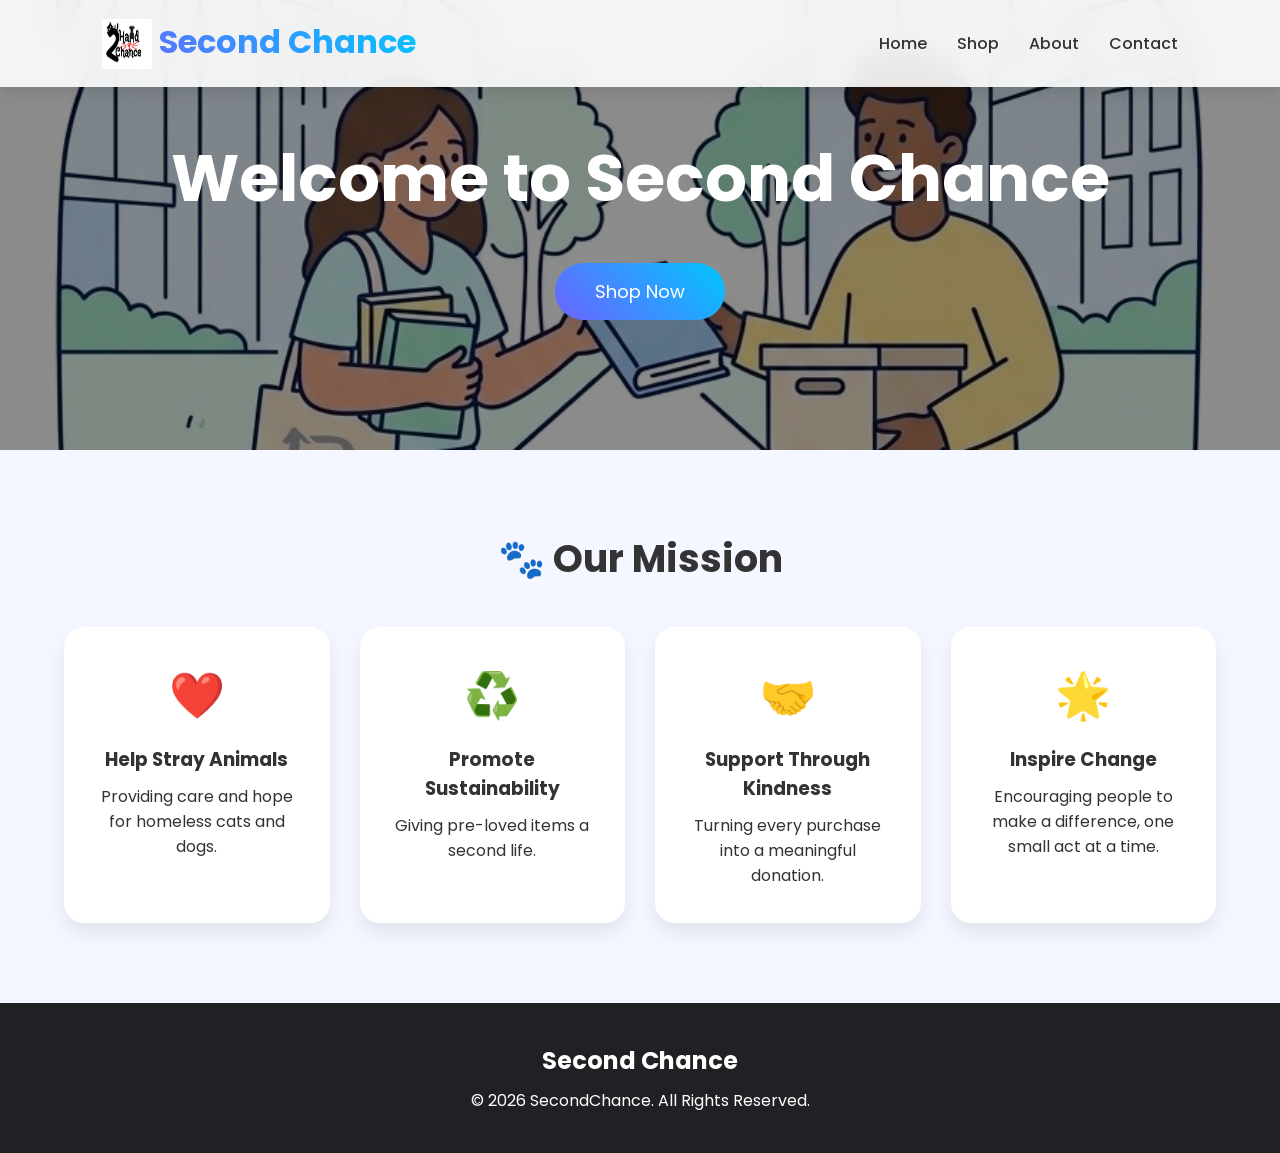
<file: SecondHandShop/index.html>
<!DOCTYPE html>
<html lang="en">
<head>
<meta charset="UTF-8">
<meta name="viewport" content="width=device-width, initial-scale=1.0">
<title>Second Chance | Home</title>

<link href="https://fonts.googleapis.com/css2?family=Poppins:wght@300;400;500;600;700&display=swap" rel="stylesheet">

<link rel="stylesheet" type="text/css" href="style.css">

</head>

<body>

<nav>

<div class="logo">
    <img src="logo1.jpg" width="50px" height="50px" style="vertical-align: middle; margin: right: 10px;">
Second Chance
</div>

<ul>
<li><a href="#">Home</a></li>
<li><a href="shop.html">Shop</a></li>
<li><a href="about.html">About</a></li>
<li><a href="contact.html">Contact</a></li>

</ul>

</nav>

<section class="hero">

<div>

<h1>Welcome to Second Chance</h1>

<p></p>

<button onclick="window.location.href='shop.html'">
Shop Now
</button>

</div>

</section>

<section class="features">

<h2 class="section-title">
🐾 Our Mission
</h2>

<div class="feature-grid">

<div class="box">
<h2>❤️</h2>
<h3>Help Stray Animals</h3>
<p>Providing care and hope for homeless cats and dogs.</p>
</div>

<div class="box">
<h2>♻️</h2>
<h3>Promote Sustainability</h3>
<p>Giving pre-loved items a second life.</p>
</div>

<div class="box">
<h2>🤝</h2>
<h3>Support Through Kindness</h3>
<p>Turning every purchase into a meaningful donation.</p>
</div>

<div class="box">
<h2>🌟</h2>
<h3>Inspire Change</h3>
<p>Encouraging people to make a difference, one small act at a time.</p>
</div>

</div>

</section>

<!--<section class="categories">

<h2 class="section-title">
Popular Categories
</h2>

<div class="category-grid">

<div class="category">
<img src="https://images.unsplash.com/photo-1511707171634-5f897ff02aa9?auto=format&fit=crop&w=800&q=80">
<h3>Phones</h3>
</div>

<div class="category">
<img src="https://images.unsplash.com/photo-1517336714739-489689fd1ca8?auto=format&fit=crop&w=800&q=80">
<h3>Laptops</h3>
</div>

<div class="category">
<img src="https://images.unsplash.com/photo-1505740420928-5e560c06d30e?auto=format&fit=crop&w=800&q=80">
<h3>Headphones</h3>
</div>

<div class="category">
<img src="https://images.unsplash.com/photo-1546868871-7041f2a55e12?auto=format&fit=crop&w=800&q=80">
<h3>Smart Watches</h3>
</div>

</div>

</section>-->


<footer>

<h2>Second Chance</h2>

<p></p>

<p></p>

<p>© 2026 SecondChance. All Rights Reserved.</p>

</footer>

</body>
</html>
</file>
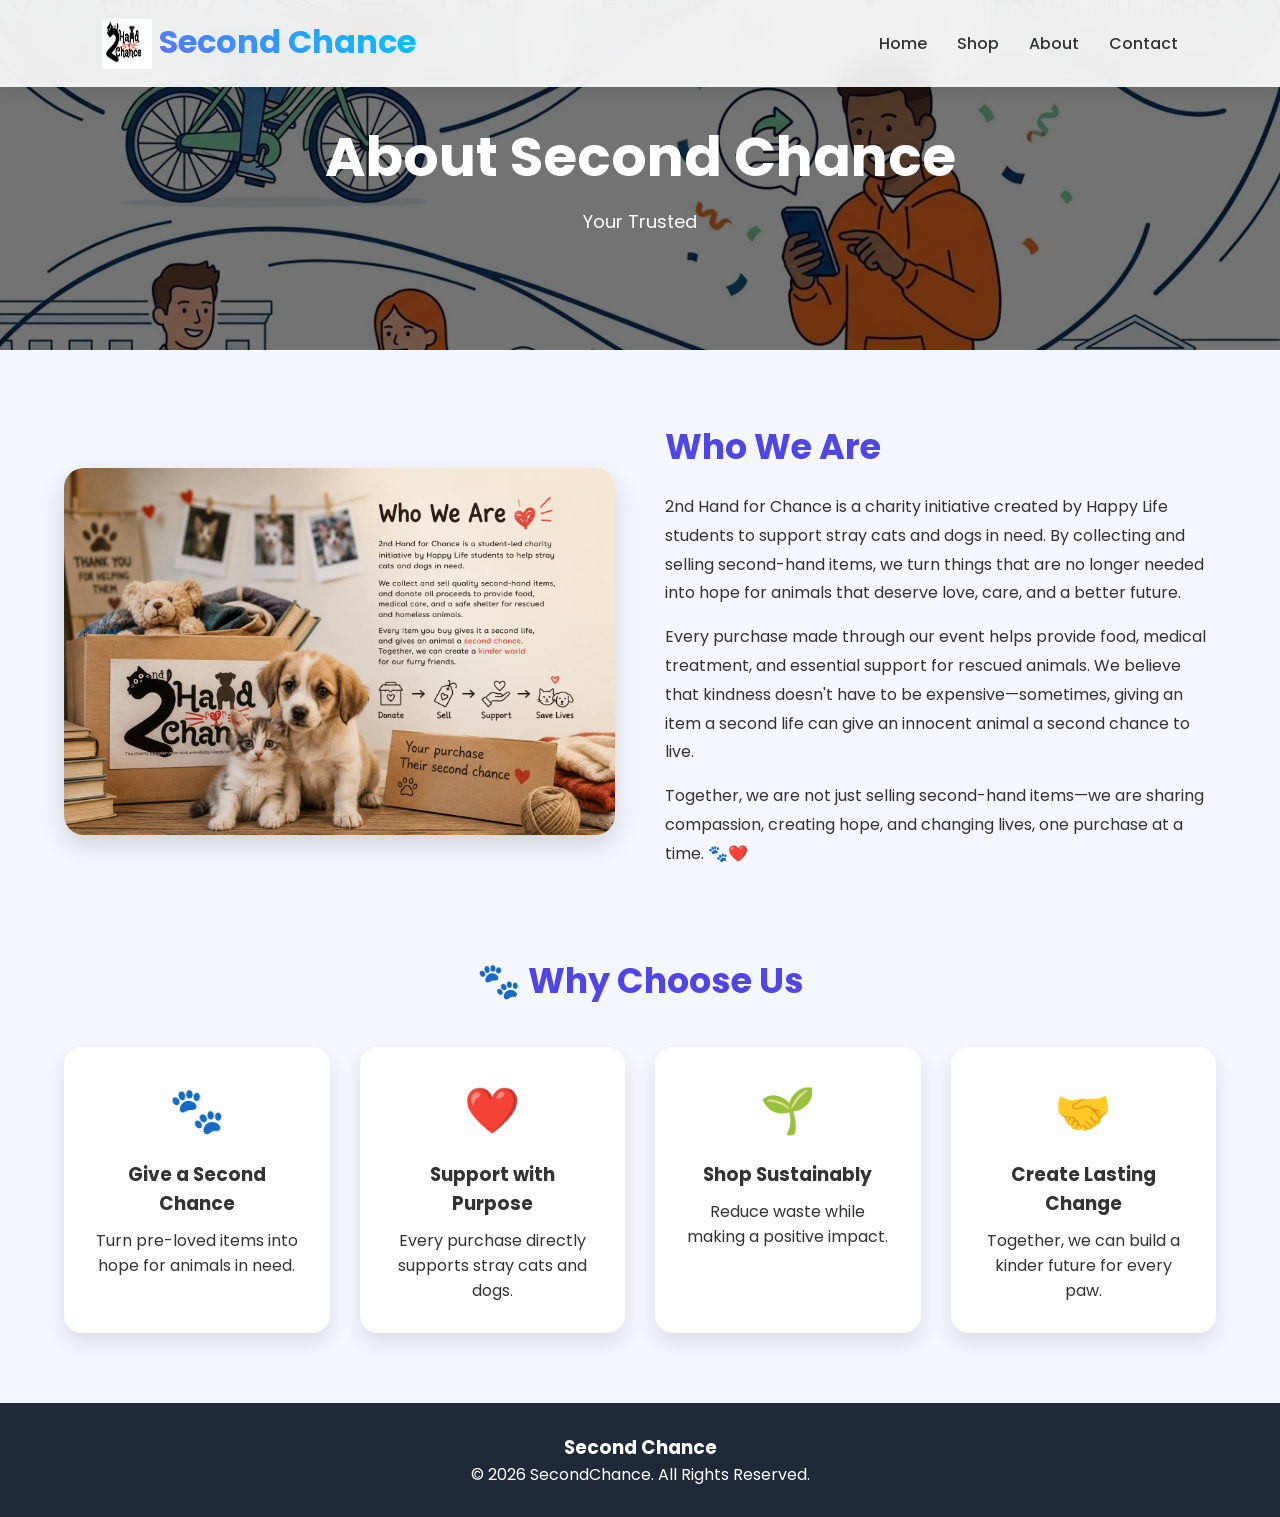
<file: SecondHandShop/about.html>
<!DOCTYPE html>
<html lang="en">
<head>
<meta charset="UTF-8">
<meta name="viewport" content="width=device-width, initial-scale=1.0">
<title>About | Second Hand</title>

<link href="https://fonts.googleapis.com/css2?family=Poppins:wght@300;400;500;600;700&display=swap" rel="stylesheet">

<style>

*{
    margin:0;
    padding:0;
    box-sizing:border-box;
    font-family:'Poppins',sans-serif;
}

body{
    background:#f5f7ff;
    color:#333;
}

/* Navigation */

nav{
    width:100%;
    position:fixed;
    top:0;
    left:0;
    display:flex;
    justify-content:space-between;
    align-items:center;
    padding:18px 8%;
    background:rgba(255,255,255,.9);
    backdrop-filter:blur(12px);
    box-shadow:0 5px 15px rgba(0,0,0,.1);
    z-index:1000;
}

.logo{
    font-size:32px;
    font-weight:700;
    background:linear-gradient(45deg,#6C63FF,#00C6FF);
    -webkit-background-clip:text;
    -webkit-text-fill-color:transparent;
}

nav ul{
    display:flex;
    list-style:none;
}

nav ul li{
    margin-left:30px;
}

nav ul li a{
    text-decoration:none;
    color:#333;
    font-weight:500;
    transition:.3s;
}

nav ul li a:hover{
    color:#6C63FF;
}

/* Hero */

.hero{
    height:350px;
    background:
    linear-gradient(rgba(0,0,0,.55),rgba(0,0,0,.55)),
    url("secondhand3.jpg");
    background-size:cover;
    background-position:center 45%;
    display:flex;
    justify-content:center;
    align-items:center;
    text-align:center;
    color:white;
}

.hero h1{
    font-size:55px;
}

.hero p{
    margin-top:10px;
    font-size:18px;
}

/* About */

.about{
    width:90%;
    max-width:1200px;
    margin:70px auto;
    display:grid;
    grid-template-columns:1fr 1fr;
    gap:50px;
    align-items:center;
}

.about img{
    width:100%;
    border-radius:20px;
    box-shadow:0 10px 25px rgba(0,0,0,.15);
}

.about-text h2{
    color:#4F46E5;
    margin-bottom:20px;
    font-size:35px;
}

.about-text p{
    line-height:1.8;
    margin-bottom:15px;
}

/* Features */

.features{
    width:90%;
    margin:70px auto;
}

.features h2{
    text-align:center;
    margin-bottom:40px;
    color:#4F46E5;
    font-size:35px;
}

.cards{
    display:grid;
    grid-template-columns:repeat(auto-fit,minmax(250px,1fr));
    gap:30px;
}

.card{
    background:white;
    padding:30px;
    text-align:center;
    border-radius:18px;
    box-shadow:0 10px 20px rgba(0,0,0,.1);
    transition:.3s;
}

.card:hover{
    transform:translateY(-8px);
}

.card h1{
    font-size:45px;
    margin-bottom:15px;
}

.card h3{
    margin-bottom:10px;
}

/* Team */

.team{
    width:90%;
    margin:80px auto;
}

.team h2{
    text-align:center;
    margin-bottom:40px;
    color:#4F46E5;
    font-size:35px;
}

.members{
    display:grid;
    grid-template-columns:repeat(auto-fit,minmax(220px,1fr));
    gap:30px;
}

.member{
    background:white;
    text-align:center;
    padding:25px;
    border-radius:18px;
    box-shadow:0 10px 20px rgba(0,0,0,.1);
}

.member img{
    width:120px;
    height:120px;
    border-radius:50%;
    object-fit:cover;
    margin-bottom:15px;
}

.member h3{
    margin-bottom:5px;
}

.member p{
    color:gray;
}

/* Footer */

footer{
    background:#1F2937;
    color:white;
    text-align:center;
    padding:30px;
    margin-top:50px;
}

@media(max-width:900px){

.about{
    grid-template-columns:1fr;
}

nav{
    flex-direction:column;
}

nav ul{
    margin-top:15px;
}

.hero h1{
    font-size:40px;
}

}

</style>

</head>

<body>

<nav>

<div class="logo">
    <img src="logo1.jpg" width="50px" height="50px" style="vertical-align: middle; margin: right: 10px;">
Second Chance</div>

<ul>
<li><a href="index.html">Home</a></li>
<li><a href="shop.html">Shop</a></li>
<li><a href="about.html">About</a></li>
<li><a href="contact.html">Contact</a></li>
</ul>

</nav>

<section class="hero">

<div>

<h1>About Second Chance</h1>

<p>Your Trusted

</p>

</div>

</section>

<section class="about">

<img src="2chance.jpg">

<div class="about-text">

<h2>Who We Are</h2>

<p>
2nd Hand for Chance is a charity initiative created by Happy Life students to support stray cats and dogs in need. By collecting and selling second-hand items, we turn things that are no longer needed into hope for animals that deserve love, care, and a better future.
</p>
<p>
Every purchase made through our event helps provide food, medical treatment, and essential support for rescued animals. We believe that kindness doesn't have to be expensive—sometimes, giving an item a second life can give an innocent animal a second chance to live.
</p>
<p>
Together, we are not just selling second-hand items—we are sharing compassion, creating hope, and changing lives, one purchase at a time. 🐾❤️
</p>
</div>

</section>

<section class="features">

<h2>🐾 Why Choose Us</h2>

<div class="cards">

<div class="card">
<h1>🐾 </h1>
<h3>Give a Second Chance</h3>
<p>Turn pre-loved items into hope for animals in need.</p>
</div>

<div class="card">
<h1>❤️</h1>
<h3> Support with Purpose</h3>
<p>Every purchase directly supports stray cats and dogs.</p>
</div>

<div class="card">
<h1>🌱</h1>
<h3>Shop Sustainably</h3>
<p>Reduce waste while making a positive impact.</p>
</div>

<div class="card">
<h1>🤝</h1>
<h3>Create Lasting Change</h3>
<p>Together, we can build a kinder future for every paw.</p>
</div>

</div>

</section>



<footer>

<h3>Second Chance</h3>


<p>© 2026 SecondChance. All Rights Reserved.</p>

</footer>

</body>
</html>
</file>
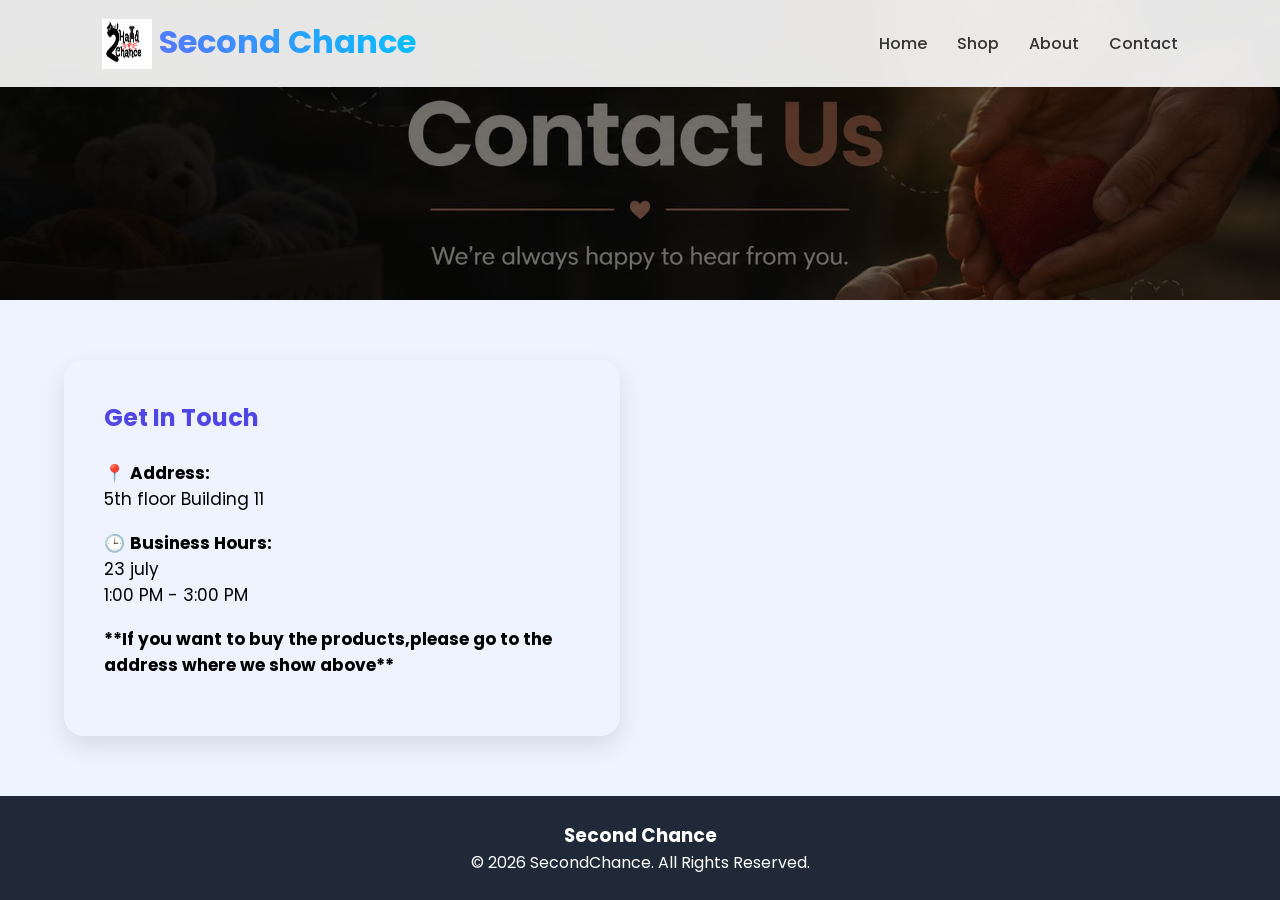
<file: SecondHandShop/contact.html>
<!DOCTYPE html>
<html lang="en">
<head>
<meta charset="UTF-8">
<meta name="viewport" content="width=device-width, initial-scale=1.0">
<title>Contact | Second Hand</title>

<link href="https://fonts.googleapis.com/css2?family=Poppins:wght@300;400;500;600;700&display=swap" rel="stylesheet">

<style>

*{
    margin:0;
    padding:0;
    box-sizing:border-box;
    font-family:'Poppins',sans-serif;
}

body{
    background:#eef3ff;
}

/* Navigation */

nav{
    width:100%;
    position:fixed;
    top:0;
    left:0;
    display:flex;
    justify-content:space-between;
    align-items:center;
    padding:18px 8%;
    background:rgba(255,255,255,.9);
    backdrop-filter:blur(12px);
    box-shadow:0 5px 15px rgba(0,0,0,.1);
    z-index:1000;
}

.logo{
    font-size:32px;
    font-weight:700;
    background:linear-gradient(45deg,#6C63FF,#00C6FF);
    -webkit-background-clip:text;
    -webkit-text-fill-color:transparent;
}

nav ul{
    display:flex;
    list-style:none;
}

nav ul li{
    margin-left:30px;
}

nav ul li a{
    text-decoration:none;
    color:#333;
    font-weight:500;
    transition:.3s;
}

nav ul li a:hover{
    color:#6C63FF;
}



/* Header */

.header{
    height:300px;
    background:
    linear-gradient(rgba(0,0,0,.55),rgba(0,0,0,.55)),
    url("contact2.jpg");
    background-size:cover;
    background-position:center 35%;
    display:flex;
    justify-content:center;
    align-items:center;
    color:white;
    text-align:center;
}

.header h1{
    font-size:55px;
}

.header p{
    margin-top:10px;
    font-size:18px;
}

/* Contact Section */

.container{
    width:90%;
    max-width:1200px;
    margin:60px auto;
    display:grid;
   
    grid-template-columns:1fr 1fr;
    gap:40px;
}
/*
.image-box{
    background: white;
    padding: 0px;
    border-radius: 20px;
    box-shadow: 0 10px 25px rgba(0,0,0,0.1);

    display: flex;
    justify-content: center;
    align-items: flex-start;
}

.image-box img{
    width: 85%;
    height: 85%;
    object-fit: contain;
}
*/
.info{
    width: 100%
    background:white;
    padding:40px;
    border-radius:20px;
    box-shadow:0 10px 25px rgba(0,0,0,.1);
}

.info h2{
    margin-bottom:25px;
    color:#4F46E5;
}

.info p{
    margin:18px 0;
    font-size:17px;
}

.form{
    background:white;
    padding:40px;
    border-radius:20px;
    box-shadow:0 10px 25px rgba(0,0,0,.1);
}

.form h2{
    margin-bottom:20px;
    color:#4F46E5;
}

.form input,
.form textarea{
    width:100%;
    padding:15px;
    margin-bottom:20px;
    border:2px solid #ddd;
    border-radius:10px;
    outline:none;
    font-size:16px;
}

.form input:focus,
.form textarea:focus{
    border-color:#4F46E5;
}

.form textarea{
    height:150px;
    resize:none;
}

button{
    width:100%;
    padding:15px;
    border:none;
    border-radius:30px;
    background:linear-gradient(135deg,#4F46E5,#06B6D4);
    color:white;
    font-size:17px;
    cursor:pointer;
}

button:hover{
    opacity:.9;
}

/* Footer */

footer{
    background:#1F2937;
    color:white;
    text-align:center;
    padding:25px;
    margin-top:50px;
}

@media(max-width:900px){

.container{
    grid-template-columns:1fr;
}

.header h1{
    font-size:40px;
}

nav{
    flex-direction:column;
}

nav ul{
    margin-top:15px;
}

}

</style>

</head>

<body>

<nav>

<div class="logo">
    <img src="logo1.jpg" width="50px" height="50px" style="vertical-align: middle; margin: right: 10px;">
Second Chance</div>

<ul>
<li><a href="index.html">Home</a></li>
<li><a href="shop.html">Shop</a></li>
<li><a href="about.html">About</a></li>
<li><a href="contact.html">Contact</a></li>
</ul>

</nav>

<section class="header">

<!--<div>
<h1>Contact Us</h1>
<p>We're always happy to hear from you.</p>
</div>-->

</section>

<div class="container">

<div class="info">

<h2>Get In Touch</h2>

<p>📍 <strong>Address:</strong><br>5th floor Building 11</p>

<!--<p>📞 <strong>Phone:</strong><br>+66 123 456 789</p>

<p>📧 <strong>Email:</strong><br>info@secondchance.com</p>-->

<p>🕒 <strong>Business Hours:</strong><br>23 july<br>1:00 PM - 3:00 PM</p>
<p><strong>**If you want to buy the products,please go to the address where we show above**</strong></p>

</div>




</div>

<footer>

<h3>Second Chance</h3>

<!--<p>Email: info@secondchance.com</p>

<p>Phone: +66 123 456 789</p>-->

<p>© 2026 SecondChance. All Rights Reserved.</p>

</footer>
<script src="script.js"></script>


</body>
</html>
</file>
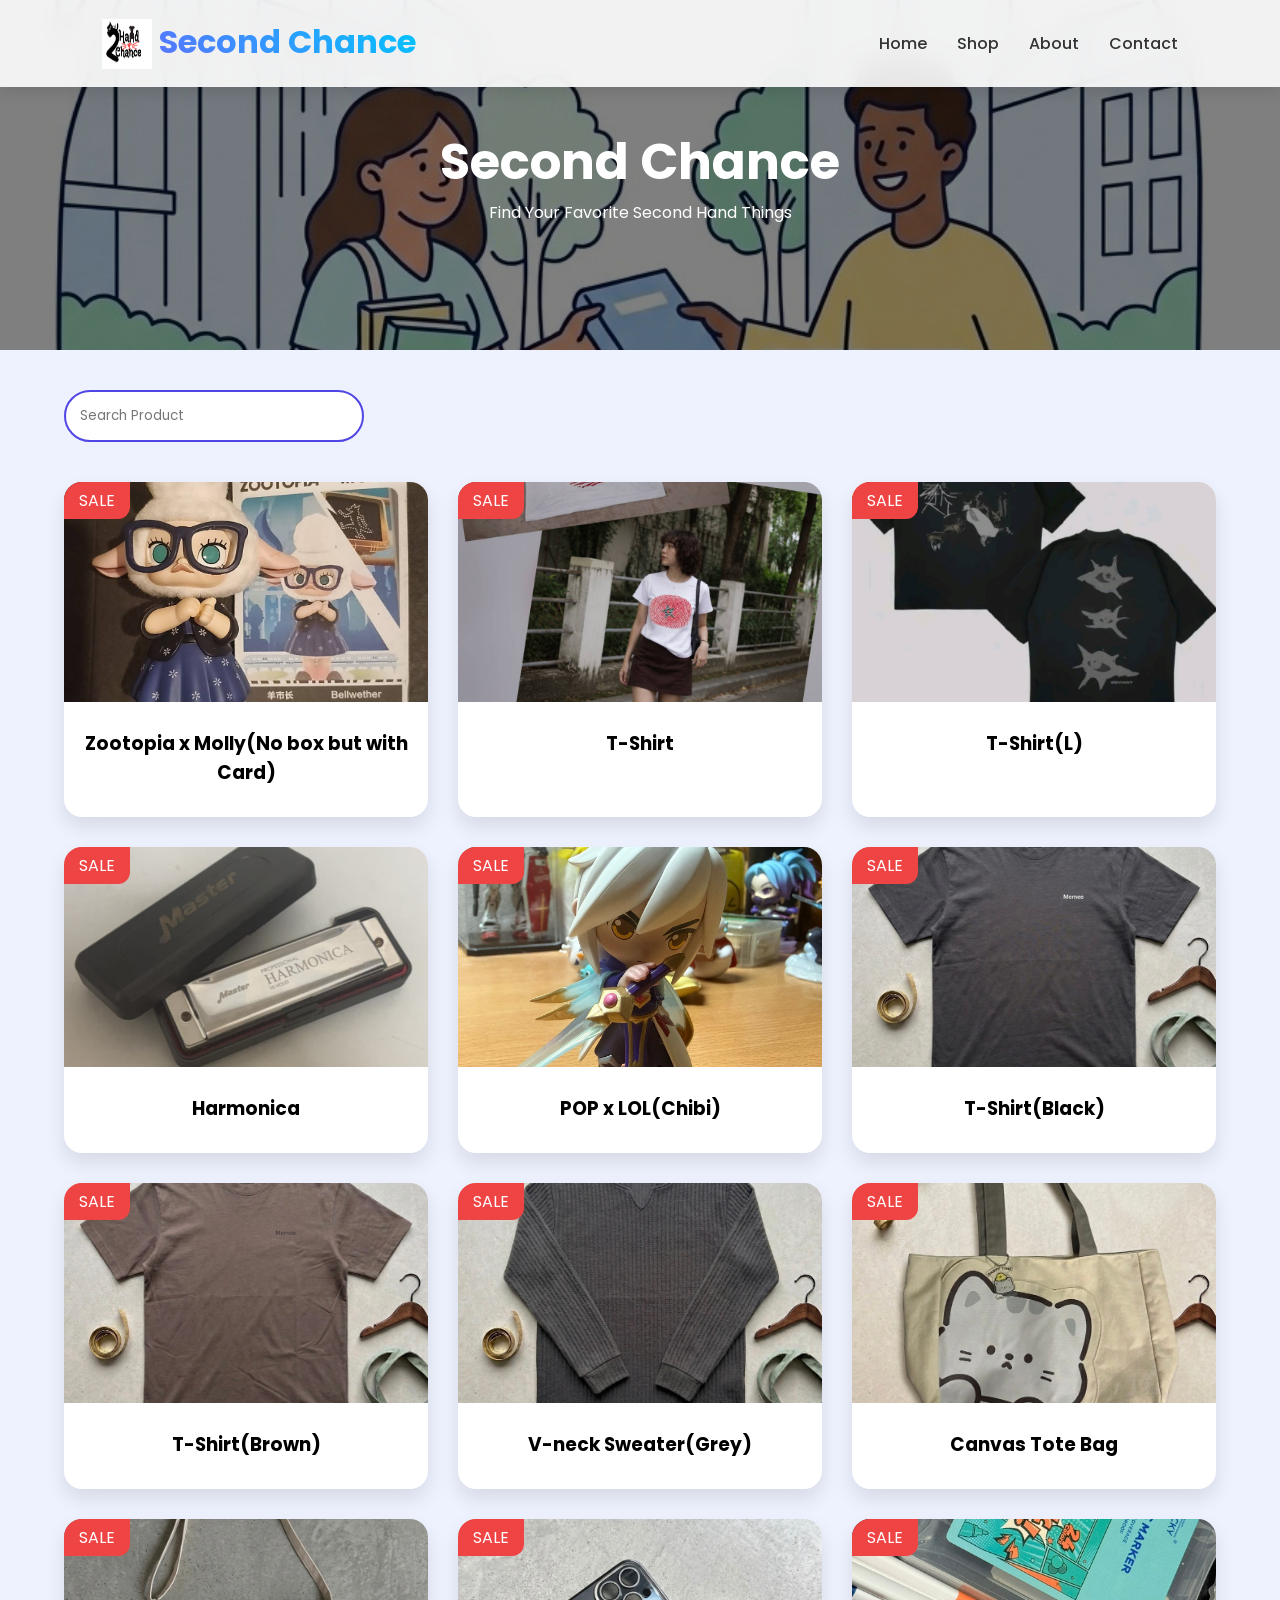
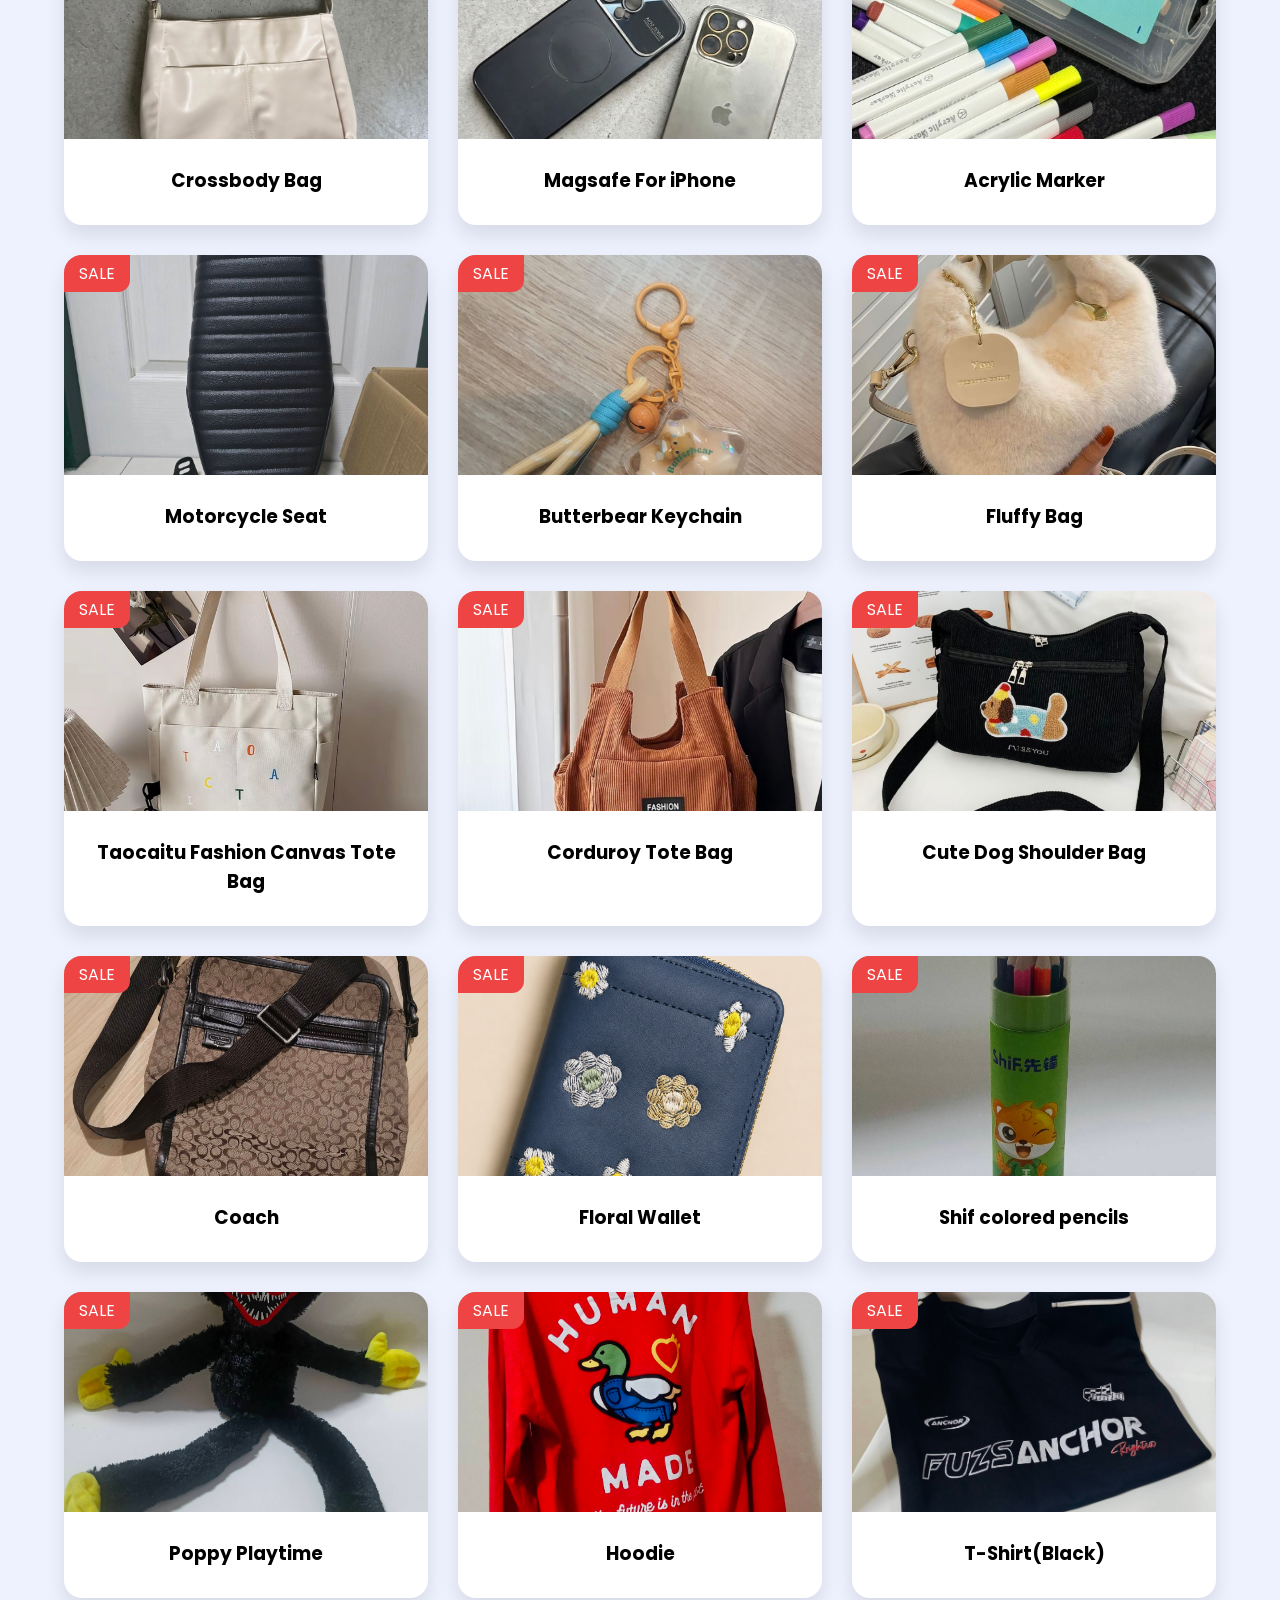
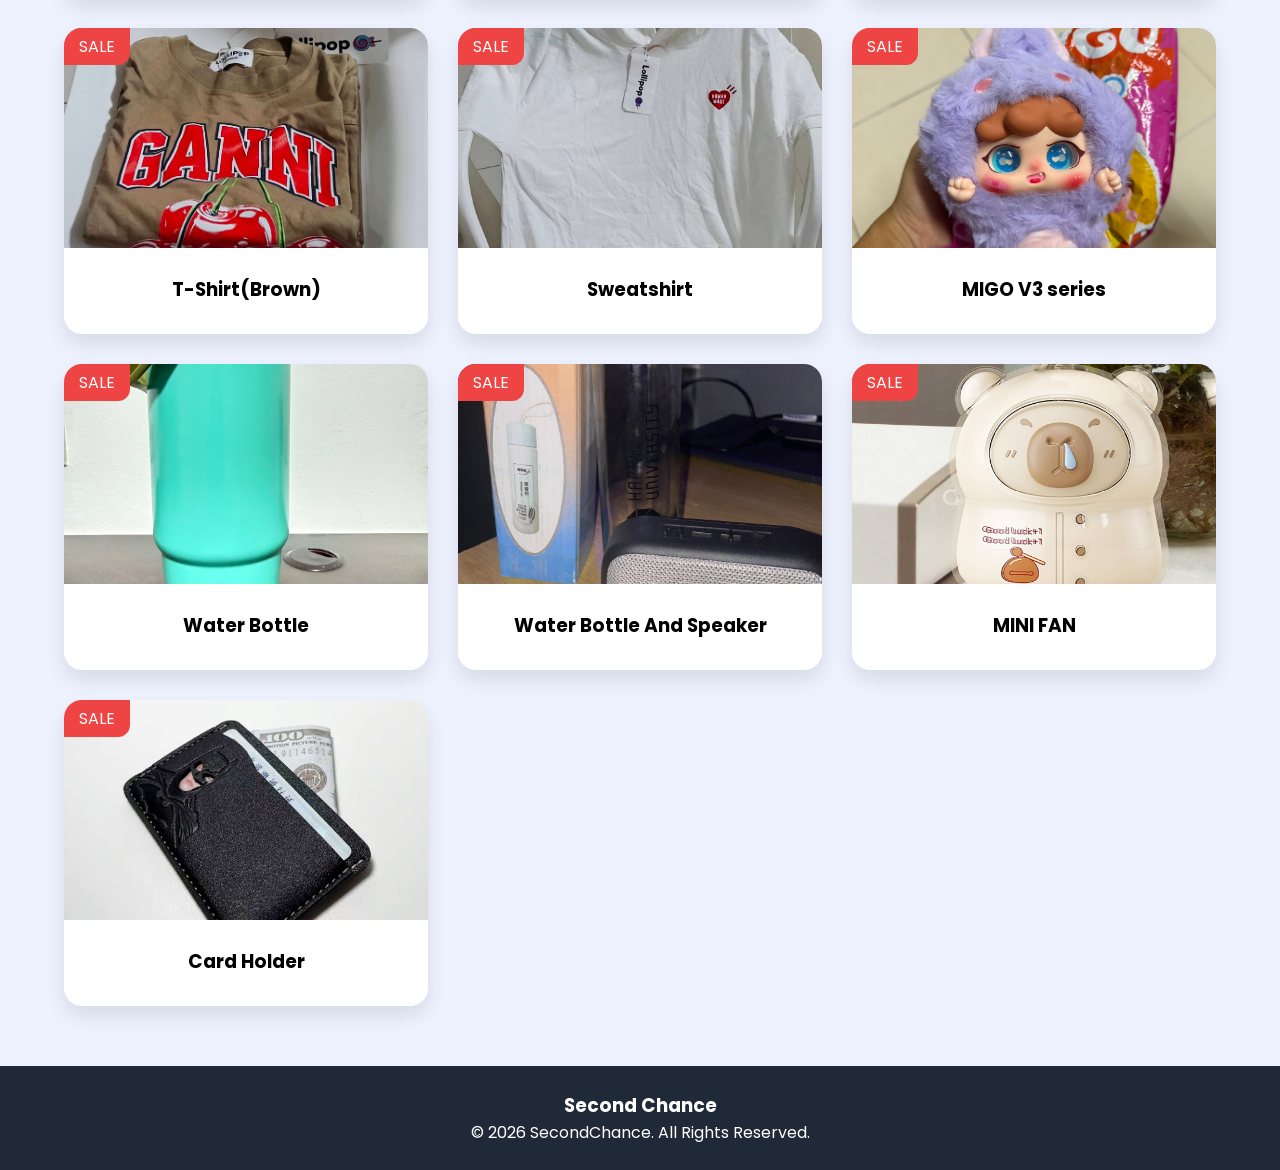
<file: SecondHandShop/shop.html>
<!DOCTYPE html>
<html lang="en">
<head>
<meta charset="UTF-8">
<meta name="viewport" content="width=device-width, initial-scale=1.0">
<title>Shop | Second Hand </title>

<link href="https://fonts.googleapis.com/css2?family=Poppins:wght@300;400;500;600;700&display=swap" rel="stylesheet">

<style>

*{
margin:0;
padding:0;
box-sizing:border-box;
font-family:'Poppins',sans-serif;
}

body{
background:#eef2ff;
}

nav{
background:linear-gradient(135deg,#4F46E5,#06B6D4);
padding:18px 8%;
display:flex;
justify-content:space-between;
align-items:center;
}

.logo{
font-size:30px;
font-weight:bold;
color:white;
}

/* Navigation */

nav{
    width:100%;
    position:fixed;
    top:0;
    left:0;
    display:flex;
    justify-content:space-between;
    align-items:center;
    padding:18px 8%;
    background:rgba(255,255,255,.9);
    backdrop-filter:blur(12px);
    box-shadow:0 5px 15px rgba(0,0,0,.1);
    z-index:1000;
}

.logo{
    font-size:32px;
    font-weight:700;
    background:linear-gradient(45deg,#6C63FF,#00C6FF);
    -webkit-background-clip:text;
    -webkit-text-fill-color:transparent;
}

nav ul{
    display:flex;
    list-style:none;
}

nav ul li{
    margin-left:30px;
}

nav ul li a{
    text-decoration:none;
    color:#333;
    font-weight:500;
    transition:.3s;
}

nav ul li a:hover{
    color:#6C63FF;
}


.banner{
height:350px;
background:linear-gradient(rgba(0,0,0,.5),rgba(0,0,0,.5)),
url("secondhand2.jpg");
background-size:cover;
background-position:center 45%;
display:flex;
justify-content:center;
align-items:center;
color:white;
text-align:center;
}

.banner h1{
font-size:50px;
}

.filter{
width:90%;
margin:40px auto;
display:flex;
justify-content:space-between;
flex-wrap:wrap;
gap:20px;
}

.filter input{
padding:14px;
width:300px;
border:2px solid #4F46E5;
border-radius:30px;
outline:none;
}

.filter select{
padding:14px;
border-radius:30px;
border:2px solid #4F46E5;
}

.products{
width:90%;
margin:auto;
display:grid;
grid-template-columns:repeat(auto-fit,minmax(280px,1fr));
gap:30px;
padding-bottom:60px;
}

.card{
background:white;
border-radius:18px;
overflow:hidden;
box-shadow:0 10px 20px rgba(0,0,0,.1);
transition:.4s;
}

.card:hover{
transform:translateY(-10px);
}

.card img{
width:100%;
height:220px;
object-fit:cover;
}

.info{
padding:20px;
text-align:center;
}

.info h3{
margin-bottom:10px;
}

.price{
color:#4F46E5;
font-size:24px;
font-weight:bold;
margin:10px 0;
}

button{
padding:12px 25px;
background:#4F46E5;
color:white;
border:none;
border-radius:30px;
cursor:pointer;
}

button:hover{
background:#312E81;
}

.sale{
position:absolute;
background:#EF4444;
color:white;
padding:6px 15px;
border-radius:0 0 12px 0;
}

.card{
position:relative;
}

.cart{
position:fixed;
bottom:30px;
right:30px;
background:#4F46E5;
color:white;
padding:15px 20px;
border-radius:50px;
font-weight:bold;
box-shadow:0 10px 20px rgba(0,0,0,.2);
}

footer{
background:#1F2937;
color:white;
text-align:center;
padding:25px;
}

</style>

</head>

<body>

<nav>

<div class="logo">
<img src="logo1.jpg" width="50px" height="50px" style="vertical-align: middle; margin: right: 10px;">
Second Chance</div>

<ul>

<li><a href="index.html">Home</a></li>
<li><a href="shop.html">Shop</a></li>
<li><a href="about.html">About</a></li>
<li><a href="contact.html">Contact</a></li>

</ul>

</nav>

<section class="banner">

<div>

<h1>Second Chance</h1>

<p>Find Your Favorite Second Hand Things</p>

</div>

</section>

<div class="filter">

<input type="text" id="search" placeholder="Search Product">

<!--<select>
<option>All Categories</option>
<option>Clothes</option>
<option>Toy</option>
<option>Accessories</option>
<option>Gaming</option>
</select>-->

</div>

<section class="products">

<div class="card">
<div class="sale">SALE</div>
<img src="Secondhandthing/Secondhandthing1.jpg">
<div class="info">
<h3>Zootopia x Molly(No box but with Card)</h3>

<!--<button onclick="addCart(
'Galaxy S25',
899,
'https://images.unsplash.com/photo-1511707171634-5f897ff02aa9?auto=format&fit=crop&w=700&q=80'
)">
Add to Cart
</button>-->
</div>
</div>

<div class="card">
<div class="sale">SALE</div>
<img src="Secondhandthing/Secondhandthing2.jpg">
<div class="info">
<h3>T-Shirt</h3>

<!--<button onclick="addCart(
'Gaming Laptop',
1399,
'https://images.unsplash.com/photo-1517336714739-489689fd1ca8?auto=format&fit=crop&w=700&q=80'
)">
Add to Cart
</button>-->
</div>
</div>

<div class="card">
<div class="sale">SALE</div>
<img src="Secondhandthing/Secondhandthing3.jpg">
<div class="info">
<h3>T-Shirt(L)</h3>
<!--<p class="price">฿?</p>-->
<!--<button onclick="addCart(
'Headset',
899,
'https://images.unsplash.com/photo-1505740420928-5e560c06d30e?auto=format&fit=crop&w=700&q=80>'
)">
Add to Cart
</button>-->
</div>
</div>

<div class="card">
<div class="sale">SALE</div>
<img src="Secondhandthing/Secondhandthing4.jpg">
<div class="info">
<h3>Harmonica</h3>
<!--<button onclick="addCart(
'Smart Watch',
899,
'https://images.unsplash.com/photo-1546868871-7041f2a55e12?auto=format&fit=crop&w=700&q=80'
)">
Add to Cart
</button>-->
</div>
</div>

<div class="card">
<div class="sale">SALE</div>
<img src="Secondhandthing/Secondhandthing5.jpg">
<div class="info">
<h3>POP x LOL(Chibi)</h3>

<!--<button onclick="addCart(
'Gaming Mouse',
899,
'https://images.unsplash.com/photo-1583394838336-acd977736f90?auto=format&fit=crop&w=700&q=80'
)">
Add to Cart
</button>-->
</div>
</div>

<div class="card">
<div class="sale">SALE</div>
<img src="Secondhandthing/Secondhandthing6.jpg">
<div class="info">
<h3>T-Shirt(Black)</h3>

<!--<button onclick="addCart(
'RGB Keyboard',
899,
'https://images.unsplash.com/photo-1587829741301-dc798b83add3?auto=format&fit=crop&w=700&q=80'
)">
Add to Cart
</button>-->
</div>
</div>

<div class="card">
<div class="sale">SALE</div>
<img src="Secondhandthing/Secondhandthing7.jpg">
<div class="info">
<h3>T-Shirt(Brown)</h3>

</div>
</div>

<div class="card">
<div class="sale">SALE</div>
<img src="Secondhandthing/Secondhandthing8.jpg">
<div class="info">
<h3>V-neck Sweater(Grey)</h3>
</div>
</div>

<div class="card">
<div class="sale">SALE</div>
<img src="Secondhandthing/Secondhandthing9.jpg">
<div class="info">
<h3>Canvas Tote Bag</h3>

</div>
</div>

<div class="card">
<div class="sale">SALE</div>
<img src="Secondhandthing/Secondhandthing10.jpg">
<div class="info">
<h3>Crossbody Bag</h3>

</div>
</div>

<div class="card">
<div class="sale">SALE</div>
<img src="Secondhandthing/Secondhandthing11.jpg">
<div class="info">
<h3>Magsafe For iPhone</h3>

</div>
</div>

<div class="card">
<div class="sale">SALE</div>
<img src="Secondhandthing/Secondhandthing12.jpg">
<div class="info">
<h3>Acrylic Marker</h3>
</div>
</div>

<div class="card">
<div class="sale">SALE</div>
<img src="Secondhandthing/Secondhandthing13.jpg">
<div class="info">
<h3>Motorcycle Seat</h3>

</div>
</div>

<div class="card">
<div class="sale">SALE</div>
<img src="Secondhandthing/Secondhandthing14.jpg">
<div class="info">
<h3>Butterbear Keychain</h3>

</div>
</div>

<div class="card">
<div class="sale">SALE</div>
<img src="Secondhandthing/Secondhandthing15.jpg">
<div class="info">
<h3>Fluffy Bag</h3>

</div>
</div>

<div class="card">
<div class="sale">SALE</div>
<img src="Secondhandthing/Secondhandthing16.jpg">
<div class="info">
<h3>Taocaitu Fashion Canvas Tote Bag</h3>
</div>
</div>

<div class="card">
<div class="sale">SALE</div>
<img src="Secondhandthing/Secondhandthing17.jpg">
<div class="info">
<h3>Corduroy Tote Bag</h3>

</div>
</div>

<div class="card">
<div class="sale">SALE</div>
<img src="Secondhandthing/Secondhandthing18.jpg">
<div class="info">
<h3>Cute Dog Shoulder Bag</h3>

</div>
</div>

<div class="card">
<div class="sale">SALE</div>
<img src="Secondhandthing/Secondhandthing19.jpg">
<div class="info">
<h3>Coach</h3>

</div>
</div>


<div class="card">
<div class="sale">SALE</div>
<img src="Secondhandthing/Secondhandthing20.jpg">
<div class="info">
<h3>Floral Wallet</h3>

</div>
</div>

<div class="card">
<div class="sale">SALE</div>
<img src="Secondhandthing/Secondhandthing21.jpg">
<div class="info">
<h3>Shif colored pencils</h3>

</div>
</div>

<div class="card">
<div class="sale">SALE</div>
<img src="Secondhandthing/Secondhandthing22.jpg">
<div class="info">
<h3>Poppy Playtime</h3>

</div>
</div>

<div class="card">
<div class="sale">SALE</div>
<img src="Secondhandthing/Secondhandthing23.jpg">
<div class="info">
<h3>Hoodie</h3>

</div>
</div>

<div class="card">
<div class="sale">SALE</div>
<img src="Secondhandthing/Secondhandthing24.jpg">
<div class="info">
<h3>T-Shirt(Black)</h3>

</div>
</div>

<div class="card">
<div class="sale">SALE</div>
<img src="Secondhandthing/Secondhandthing25.jpg">
<div class="info">
<h3>T-Shirt(Brown)</h3>

</div>
</div>

<div class="card">
<div class="sale">SALE</div>
<img src="Secondhandthing/Secondhandthing26.jpg">
<div class="info">
<h3>Sweatshirt</h3>

</div>
</div>

<div class="card">
<div class="sale">SALE</div>
<img src="Secondhandthing/Secondhandthing27.jpg">
<div class="info">
<h3>MIGO V3 series</h3>

</div>
</div>

<div class="card">
<div class="sale">SALE</div>
<img src="Secondhandthing/Secondhandthing28.jpg">
<div class="info">
<h3>Water Bottle</h3>

</div>
</div>

<div class="card">
<div class="sale">SALE</div>
<img src="Secondhandthing/Secondhandthing29.jpg">
<div class="info">
<h3>Water Bottle And Speaker</h3>

</div>
</div>

<div class="card">
<div class="sale">SALE</div>
<img src="Secondhandthing/Secondhandthing30.jpg">
<div class="info">
<h3>MINI FAN</h3>

</div>
</div>

<!--<div class="card">
<div class="sale">SALE</div>
<img src="Secondhandthing/Secondhandthing31.jpg">
<div class="info">
<h3>MINI FAN(Pink)</h3>-->

</div>
</div>

<div class="card">
<div class="sale">SALE</div>
<img src="Secondhandthing/Secondhandthing32.jpg">
<div class="info">
<h3>Card Holder</h3>

</div>
</div>

</section>

<!--<div class="cart" onclick="window.location.href='cart.html'">
🛒 <span id="count">0</span>
</div>-->

<footer>

<h3>Second Chance</h3>

<p>© 2026 SecondChance. All Rights Reserved.</p>

</footer>
<script src="script.js"></script>


</body>
</html>
</file>
<file: SecondHandShop/style.css>
*{
    margin:0;
    padding:0;
    box-sizing:border-box;
    font-family:'Poppins',sans-serif;
}

body{
    background:#f4f7ff;
    color:#333;
}

/* Navigation */

nav{
    width:100%;
    position:fixed;
    top:0;
    left:0;
    display:flex;
    justify-content:space-between;
    align-items:center;
    padding:18px 8%;
    background:rgba(255,255,255,.9);
    backdrop-filter:blur(12px);
    box-shadow:0 5px 15px rgba(0,0,0,.1);
    z-index:1000;
}

.logo{
    font-size:32px;
    font-weight:700;
    background:linear-gradient(45deg,#6C63FF,#00C6FF);
    -webkit-background-clip:text;
    -webkit-text-fill-color:transparent;
}

nav ul{
    display:flex;
    list-style:none;
}

nav ul li{
    margin-left:30px;
}

nav ul li a{
    text-decoration:none;
    color:#333;
    font-weight:500;
    transition:.3s;
}

nav ul li a:hover{
    color:#6C63FF;
}

/* Hero */

.hero{
    height : 50vh;
    background:
    linear-gradient(rgba(0,0,0,.45),rgba(0,0,0,.45)),
    url("secondhand2.jpg");
    background-size:cover;
    background-position:center;
    display:flex;
    justify-content:center;
    align-items:center;
    text-align:center;
    color:white;
}

.hero h1{
    font-size:65px;
    margin-bottom:20px;
}

.hero p{
    font-size:22px;
    margin-bottom:35px;
}

.hero button{
    padding:15px 40px;
    border:none;
    border-radius:40px;
    background:linear-gradient(45deg,#6C63FF,#00C6FF);
    color:white;
    font-size:18px;
    cursor:pointer;
    transition:.3s;
}

.hero button:hover{
    transform:scale(1.08);
}

/* Features */

.features{
    width:90%;
    margin:80px auto;
}

.section-title{
    text-align:center;
    font-size:38px;
    margin-bottom:40px;
}

.feature-grid{
    display:grid;
    grid-template-columns:repeat(auto-fit,minmax(250px,1fr));
    gap:30px;
}

.box{
    background:white;
    padding:35px;
    border-radius:20px;
    text-align:center;
    box-shadow:0 10px 20px rgba(0,0,0,.08);
    transition:.4s;
}

.box:hover{
    transform:translateY(-10px);
}

.box h2{
    font-size:45px;
    margin-bottom:15px;
}

.box h3{
    margin-bottom:10px;
}

/* Categories */

.categories{
    width:90%;
    margin:80px auto;
}

.category-grid{
    display:grid;
    grid-template-columns:repeat(auto-fit,minmax(220px,1fr));
    gap:25px;
}

.category{
    border-radius:20px;
    overflow:hidden;
    position:relative;
}

.category img{
    width:100%;
    height:250px;
    object-fit:cover;
}

.category h3{
    position:absolute;
    bottom:20px;
    left:20px;
    color:white;
    font-size:28px;
}

/* Banner */

.banner{
    width:90%;
    margin:80px auto;
    padding:60px;
    border-radius:25px;
    text-align:center;
    background:linear-gradient(45deg,#6C63FF,#00C6FF);
    color:white;
}

.banner h2{
    font-size:40px;
    margin-bottom:15px;
}

.banner button{
    margin-top:25px;
    padding:15px 35px;
    border:none;
    border-radius:40px;
    background:white;
    color:#6C63FF;
    font-size:18px;
    cursor:pointer;
}

/* Footer */

footer{
    background:#202124;
    color:white;
    text-align:center;
    padding:40px;
}

footer h2{
    margin-bottom:10px;
}

@media(max-width:768px){

.hero h1{
    font-size:42px;
}

.hero p{
    font-size:18px;
}

nav{
    flex-direction:column;
}

nav ul{
    margin-top:15px;
}

}
</file>
